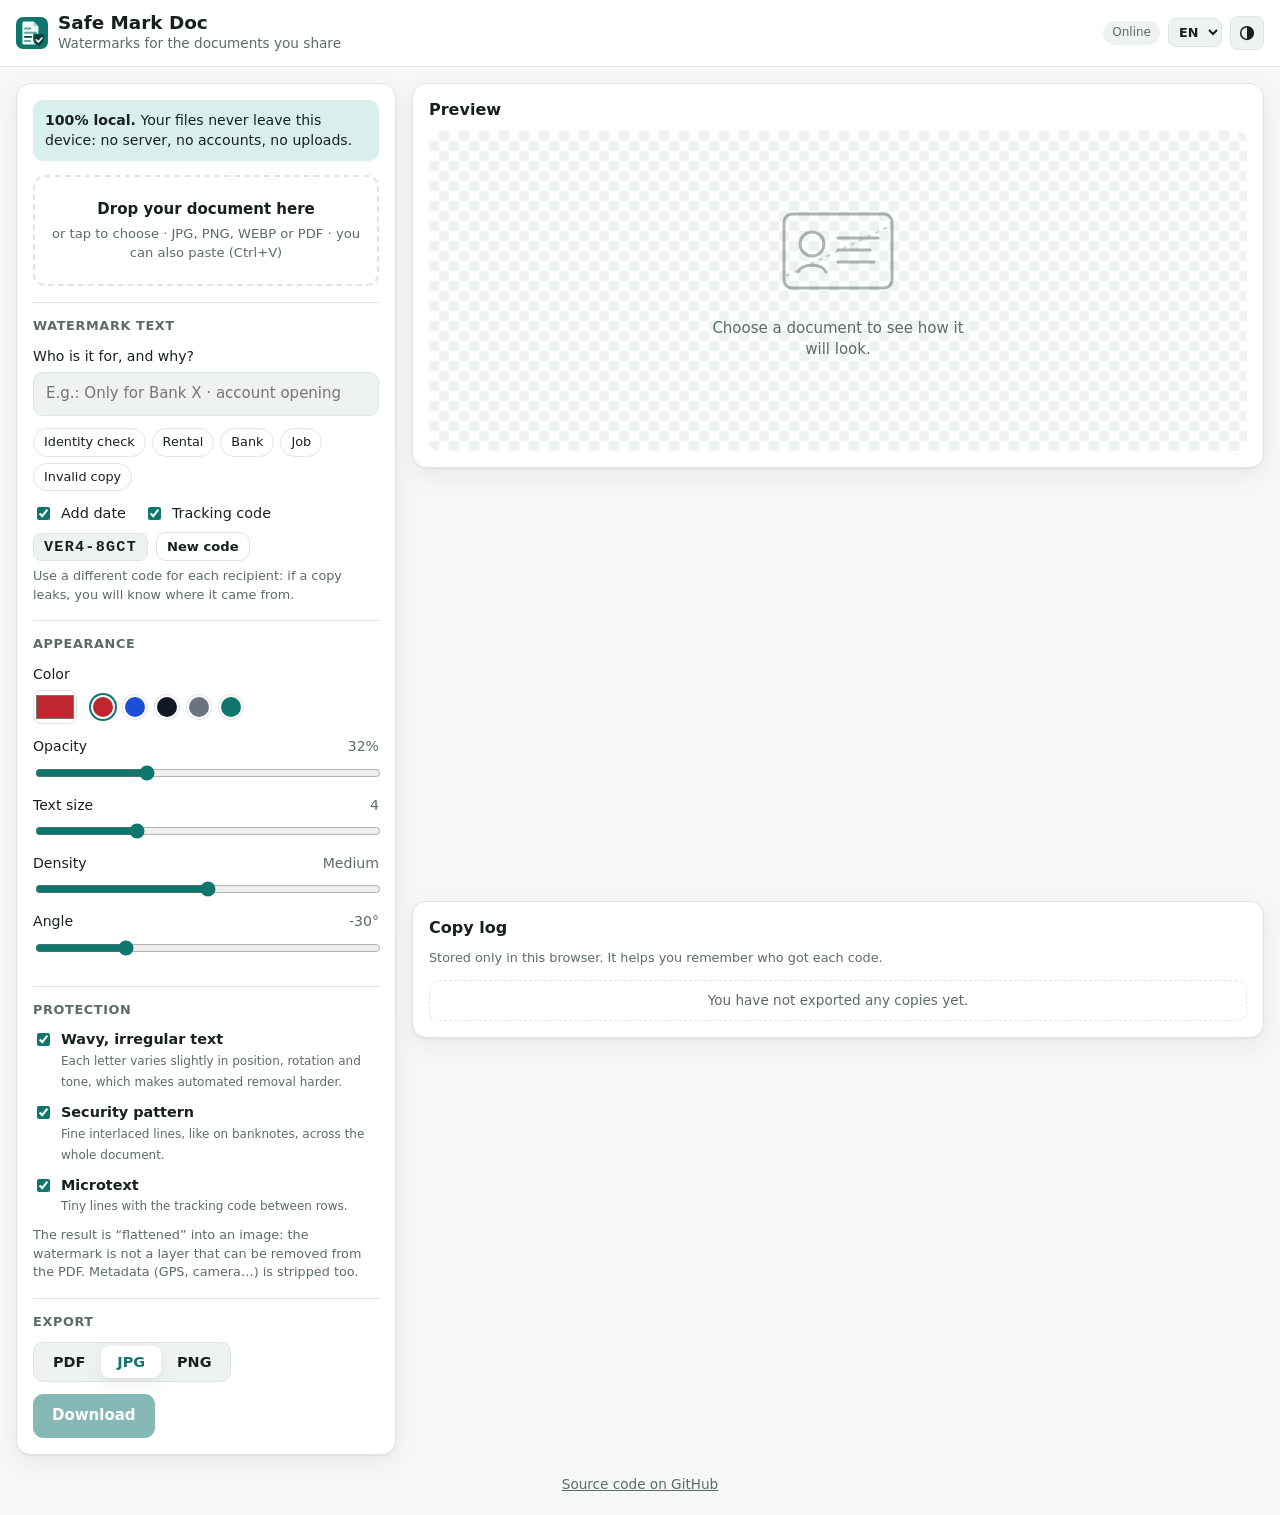
<file: index.html>
<!doctype html>
<html lang="es">
<head>
  <meta charset="utf-8">
  <meta name="viewport" content="width=device-width, initial-scale=1, viewport-fit=cover">
  <title>Safe Mark Doc</title>
  <meta name="description" data-i18n-attr="content:meta.description" content="Añade marcas de agua resistentes a tu DNI, contratos o facturas antes de compartirlos. Sin subir nada: todo ocurre en tu dispositivo.">
  <meta name="theme-color" content="#0f766e">
  <link rel="manifest" href="manifest.webmanifest">
  <link rel="icon" href="icons/favicon.svg" type="image/svg+xml">
  <link rel="apple-touch-icon" href="icons/apple-touch-icon.png">
  <meta name="apple-mobile-web-app-capable" content="yes">
  <meta name="apple-mobile-web-app-title" content="Safe Mark Doc">
  <script>
    // Apply saved theme and language before first paint to avoid a flash.
    try {
      const prefs = JSON.parse(localStorage.getItem('ms-ui-v1') || '{}');
      if (prefs.theme === 'light' || prefs.theme === 'dark') document.documentElement.dataset.theme = prefs.theme;
      if (prefs.lang) document.documentElement.lang = prefs.lang;
    } catch {}
  </script>
  <link rel="stylesheet" href="styles.css">
  <script type="module" src="app.js"></script>
</head>
<body>
  <header class="topbar">
    <div class="brand">
      <img src="icons/favicon.svg" alt="" width="32" height="32">
      <div>
        <h1>Safe Mark Doc</h1>
        <p data-i18n="app.tagline">Marcas de agua para documentos que compartes</p>
      </div>
    </div>
    <div class="topbar-actions">
      <span id="net-status" class="pill" data-i18n-attr="title:top.netTitle"></span>
      <label class="lang-select">
        <span class="visually-hidden" data-i18n="top.language">Idioma</span>
        <select id="lang-select">
          <option value="es">ES</option>
          <option value="en">EN</option>
        </select>
      </label>
      <button type="button" id="theme-btn" class="icon-btn">
        <svg class="i-auto" viewBox="0 0 24 24" aria-hidden="true"><circle cx="12" cy="12" r="8.5" fill="none" stroke="currentColor" stroke-width="2"/><path d="M12 3.5a8.5 8.5 0 0 1 0 17z" fill="currentColor"/></svg>
        <svg class="i-light" viewBox="0 0 24 24" aria-hidden="true"><circle cx="12" cy="12" r="4.5" fill="none" stroke="currentColor" stroke-width="2"/><path d="M12 2v2.5M12 19.5V22M2 12h2.5M19.5 12H22M4.9 4.9l1.8 1.8M17.3 17.3l1.8 1.8M4.9 19.1l1.8-1.8M17.3 6.7l1.8-1.8" stroke="currentColor" stroke-width="2" stroke-linecap="round"/></svg>
        <svg class="i-dark" viewBox="0 0 24 24" aria-hidden="true"><path d="M20 14.5A8.5 8.5 0 0 1 9.5 4a8.5 8.5 0 1 0 10.5 10.5z" fill="none" stroke="currentColor" stroke-width="2" stroke-linejoin="round"/></svg>
      </button>
      <button id="install-btn" class="btn ghost" hidden data-i18n="top.install">Instalar app</button>
    </div>
  </header>

  <main class="layout">
    <section class="panel controls" data-i18n-attr="aria-label:controls.aria">
      <div class="privacy" data-i18n-html="privacy">
        <strong>100&nbsp;% local.</strong> Tus archivos nunca salen de este dispositivo: no hay servidor, ni cuentas, ni subidas.
      </div>

      <label class="dropzone" id="dropzone">
        <input id="file-input" type="file" accept="image/*,application/pdf" multiple>
        <span class="dz-title" data-i18n="drop.title">Arrastra aquí tu documento</span>
        <span class="dz-sub" data-i18n="drop.sub">o pulsa para elegir · JPG, PNG, WEBP o PDF · también puedes pegar (Ctrl+V)</span>
      </label>

      <fieldset>
        <legend data-i18n="text.legend">Texto de la marca</legend>
        <label class="field">
          <span data-i18n="text.label">¿Para quién y para qué?</span>
          <input id="wm-text" type="text" maxlength="120" data-i18n-attr="placeholder:text.placeholder" placeholder="Ej.: Solo para Banco X · apertura de cuenta">
        </label>
        <div class="chips" id="presets" data-i18n-attr="aria-label:presets.aria">
          <button type="button" class="chip" data-preset="identity" data-i18n="preset.identity.label">Verificación de identidad</button>
          <button type="button" class="chip" data-preset="rental" data-i18n="preset.rental.label">Alquiler</button>
          <button type="button" class="chip" data-preset="bank" data-i18n="preset.bank.label">Banco</button>
          <button type="button" class="chip" data-preset="job" data-i18n="preset.job.label">Empleo</button>
          <button type="button" class="chip" data-preset="copy" data-i18n="preset.copy.label">Copia no válida</button>
        </div>
        <div class="toggles">
          <label class="check"><input id="opt-date" type="checkbox" checked> <span data-i18n="opt.date">Añadir fecha</span></label>
          <label class="check"><input id="opt-trace" type="checkbox" checked> <span data-i18n="opt.trace">Código de rastreo</span></label>
        </div>
        <div class="trace-row" id="trace-row">
          <code id="trace-code" data-i18n-attr="title:trace.title"></code>
          <button type="button" class="btn small ghost" id="trace-regen" data-i18n="trace.regen">Nuevo código</button>
        </div>
        <p class="hint" data-i18n="trace.hint">Usa un código distinto para cada destinatario: si aparece una copia filtrada sabrás de dónde salió.</p>
      </fieldset>

      <fieldset>
        <legend data-i18n="look.legend">Aspecto</legend>
        <div class="row">
          <label class="field color">
            <span data-i18n="look.color">Color</span>
            <input id="wm-color" type="color" value="#c0262d">
          </label>
          <div class="swatches" id="swatches">
            <button type="button" style="--c:#c0262d" data-color="#c0262d" data-i18n-attr="aria-label:color.red"></button>
            <button type="button" style="--c:#1d4ed8" data-color="#1d4ed8" data-i18n-attr="aria-label:color.blue"></button>
            <button type="button" style="--c:#111827" data-color="#111827" data-i18n-attr="aria-label:color.black"></button>
            <button type="button" style="--c:#6b7280" data-color="#6b7280" data-i18n-attr="aria-label:color.gray"></button>
            <button type="button" style="--c:#0f766e" data-color="#0f766e" data-i18n-attr="aria-label:color.green"></button>
          </div>
        </div>
        <label class="field range">
          <span><span data-i18n="look.opacity">Opacidad</span> <output id="out-opacity"></output></span>
          <input id="wm-opacity" type="range" min="10" max="80" value="32">
        </label>
        <label class="field range">
          <span><span data-i18n="look.size">Tamaño del texto</span> <output id="out-size"></output></span>
          <input id="wm-size" type="range" min="2" max="9" step="0.5" value="4">
        </label>
        <label class="field range">
          <span><span data-i18n="look.density">Densidad</span> <output id="out-density"></output></span>
          <input id="wm-density" type="range" min="1" max="5" value="3">
        </label>
        <label class="field range">
          <span><span data-i18n="look.angle">Ángulo</span> <output id="out-angle"></output></span>
          <input id="wm-angle" type="range" min="-60" max="60" value="-30">
        </label>
      </fieldset>

      <fieldset>
        <legend data-i18n="protect.legend">Protección</legend>
        <label class="check block">
          <input id="opt-wave" type="checkbox" checked>
          <span data-i18n-html="protect.wave"></span>
        </label>
        <label class="check block">
          <input id="opt-guilloche" type="checkbox" checked>
          <span data-i18n-html="protect.guilloche"></span>
        </label>
        <label class="check block">
          <input id="opt-micro" type="checkbox" checked>
          <span data-i18n-html="protect.micro"></span>
        </label>
        <p class="hint" data-i18n="protect.hint"></p>
      </fieldset>

      <fieldset>
        <legend data-i18n="export.legend">Exportar</legend>
        <div class="segmented" id="format" role="radiogroup" data-i18n-attr="aria-label:export.format">
          <label><input type="radio" name="format" value="pdf"> PDF</label>
          <label><input type="radio" name="format" value="jpeg" checked> JPG</label>
          <label><input type="radio" name="format" value="png"> PNG</label>
        </div>
        <div class="actions">
          <button type="button" class="btn primary" id="download-btn" disabled data-i18n="export.download">Descargar</button>
          <button type="button" class="btn" id="share-btn" disabled hidden data-i18n="export.share">Compartir…</button>
        </div>
      </fieldset>
    </section>

    <section class="panel preview" data-i18n-attr="aria-label:preview.aria">
      <div class="preview-head">
        <h2 data-i18n="preview.title">Vista previa</h2>
        <div class="pager" id="pager" hidden>
          <button type="button" class="btn small ghost" id="prev-page" data-i18n-attr="aria-label:preview.prev">‹</button>
          <span id="page-label"></span>
          <button type="button" class="btn small ghost" id="next-page" data-i18n-attr="aria-label:preview.next">›</button>
        </div>
        <button type="button" class="btn small ghost" id="clear-btn" hidden data-i18n="preview.clear">Quitar</button>
      </div>
      <div class="redact-bar" id="redact-bar" hidden>
        <span class="redact-label" data-i18n="redact.label">Ocultar datos</span>
        <div class="segmented compact" id="redact-mode" role="radiogroup" data-i18n-attr="aria-label:redact.aria">
          <label data-i18n-attr="title:redact.none.title"><input type="radio" name="redact" value="none" checked> <span data-i18n="redact.none">Ver</span></label>
          <label data-i18n-attr="title:redact.box.title"><input type="radio" name="redact" value="box"> <span data-i18n="redact.box">Tapar</span></label>
          <label data-i18n-attr="title:redact.blur.title"><input type="radio" name="redact" value="blur"> <span data-i18n="redact.blur">Desenfocar</span></label>
          <label data-i18n-attr="title:redact.pixelate.title"><input type="radio" name="redact" value="pixelate"> <span data-i18n="redact.pixelate">Pixelar</span></label>
        </div>
        <div class="redact-actions">
          <button type="button" class="btn small ghost" id="redact-undo" disabled data-i18n="redact.undo">Deshacer</button>
          <button type="button" class="btn small ghost danger" id="redact-delete" disabled data-i18n="redact.delete">Eliminar zona</button>
        </div>
      </div>
      <p class="hint redact-hint" id="redact-hint" hidden></p>
      <div class="stage" id="stage">
        <div class="empty" id="empty">
          <svg viewBox="0 0 120 90" aria-hidden="true"><rect x="6" y="8" width="108" height="74" rx="8" fill="none" stroke="currentColor" stroke-width="3"/><circle cx="34" cy="38" r="12" fill="none" stroke="currentColor" stroke-width="3"/><path d="M20 66c4-9 24-9 28 0M60 32h40M60 44h32M60 56h36" stroke="currentColor" stroke-width="3" stroke-linecap="round" fill="none"/><path d="M8 70 112 20" stroke="currentColor" stroke-width="2" stroke-dasharray="4 5" opacity=".6"/></svg>
          <p data-i18n="preview.empty">Elige un documento para ver aquí cómo quedará.</p>
        </div>
        <canvas id="preview-canvas" hidden></canvas>
        <div class="busy" id="busy" hidden><span class="spinner"></span><span id="busy-label" data-i18n="busy.default">Procesando…</span></div>
      </div>
    </section>

    <section class="panel log" data-i18n-attr="aria-label:log.aria">
      <div class="preview-head">
        <h2 data-i18n="log.title">Registro de copias</h2>
        <button type="button" class="btn small ghost" id="log-clear" hidden data-i18n="log.clear">Borrar registro</button>
      </div>
      <p class="hint" data-i18n="log.hint">Se guarda solo en este navegador. Te ayuda a saber a quién diste cada código.</p>
      <ul id="log-list" class="log-list"></ul>
    </section>
  </main>

  <footer class="site-footer">
    <a href="https://github.com/kijart/safe-mark-doc" target="_blank" rel="noopener noreferrer" data-i18n="footer.source">Código fuente en GitHub</a>
  </footer>

  <div id="toast" class="toast" role="status" aria-live="polite"></div>
</body>
</html>
</file>
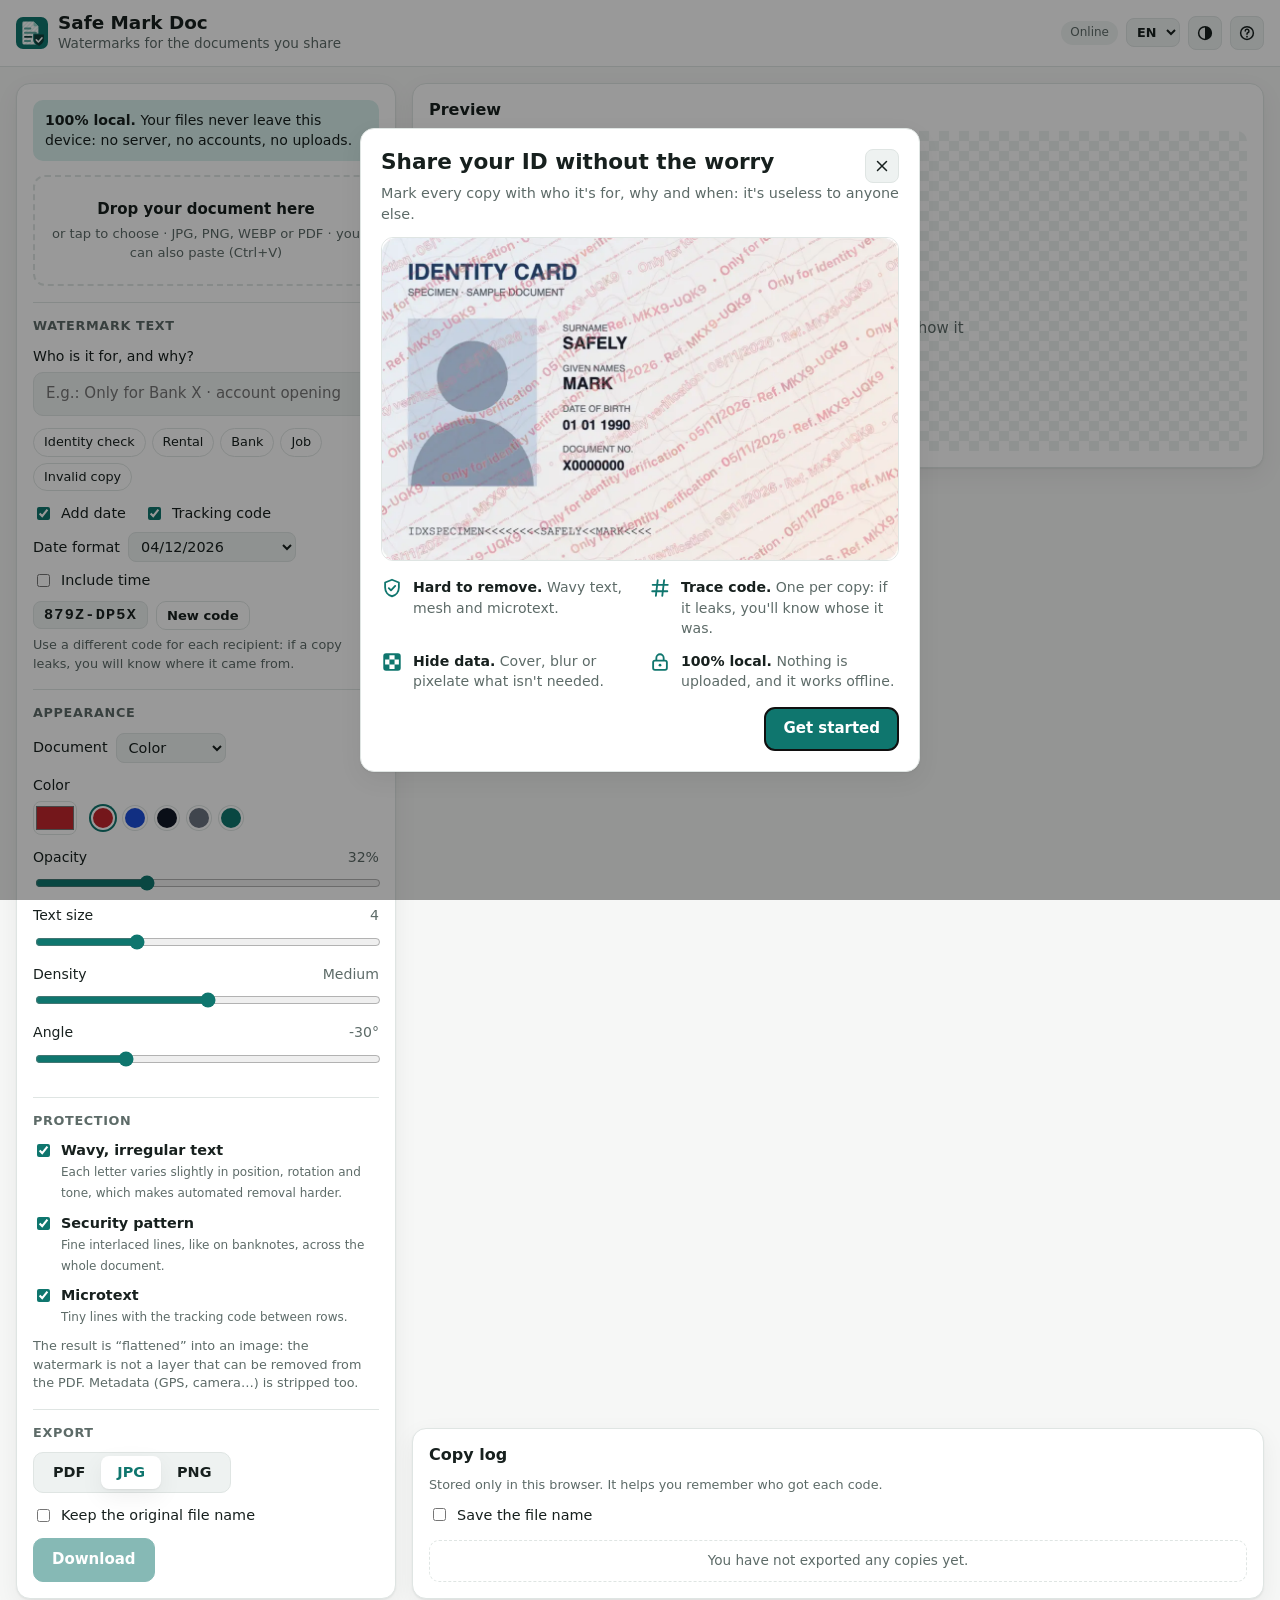
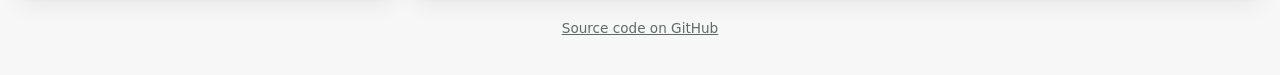
<file: src/index.html>
<!doctype html>
<html lang="en">
<head>
  <meta charset="utf-8">
  <meta http-equiv="Content-Security-Policy" content="default-src 'self'; script-src 'self' 'sha256-SOkTy9/9OgmfgG5jYBqHfkcarbmCTaWzUJ3GbNUOKh4='; style-src 'self'; img-src 'self' blob: data:; font-src 'self' blob: data:; worker-src 'self' blob:; connect-src 'self'; manifest-src 'self'; object-src 'none'; base-uri 'self'; form-action 'self'">
  <meta name="viewport" content="width=device-width, initial-scale=1, viewport-fit=cover">
  <title data-i18n="meta.title">Safe Mark Doc · Watermark your ID before sharing it</title>
  <meta name="description" data-i18n-attr="content:meta.description" content="Add tamper-resistant watermarks to your ID, contracts or invoices before sharing them. Nothing is uploaded: everything happens on your device.">
  <!-- Search engines and link previews. Absolute URLs point to GitHub Pages, also in self-hosted copies; the canonical link is added by app.js. -->
  <link rel="alternate" hreflang="en" href="https://kijart.github.io/safe-mark-doc/?lang=en">
  <link rel="alternate" hreflang="es" href="https://kijart.github.io/safe-mark-doc/?lang=es">
  <link rel="alternate" hreflang="x-default" href="https://kijart.github.io/safe-mark-doc/">
  <meta property="og:type" content="website">
  <meta property="og:site_name" content="Safe Mark Doc">
  <meta property="og:title" content="Safe Mark Doc · Watermark your ID before sharing it">
  <meta property="og:description" content="Add tamper-resistant watermarks to your ID, contracts or invoices before sharing them. Nothing is uploaded: everything happens on your device.">
  <meta property="og:url" content="https://kijart.github.io/safe-mark-doc/">
  <meta property="og:image" content="https://kijart.github.io/safe-mark-doc/screenshots/social.png">
  <meta property="og:image:width" content="1200">
  <meta property="og:image:height" content="630">
  <meta property="og:image:alt" content="A sample ID card with a watermark that says who the copy is for, the date and a trace code">
  <meta property="og:locale" content="en_GB">
  <meta property="og:locale:alternate" content="es_ES">
  <meta name="twitter:card" content="summary_large_image">
  <script type="application/ld+json">
    {
      "@context": "https://schema.org",
      "@type": "WebApplication",
      "name": "Safe Mark Doc",
      "url": "https://kijart.github.io/safe-mark-doc/",
      "description": "Add tamper-resistant watermarks to ID cards, passports, contracts or invoices before sharing them. Everything runs in the browser: nothing is uploaded.",
      "applicationCategory": "UtilitiesApplication",
      "operatingSystem": "Any",
      "browserRequirements": "Requires a modern browser with JavaScript",
      "inLanguage": ["en", "es"],
      "isAccessibleForFree": true,
      "offers": { "@type": "Offer", "price": "0", "priceCurrency": "EUR" },
      "image": "https://kijart.github.io/safe-mark-doc/screenshots/social.png",
      "screenshot": "https://kijart.github.io/safe-mark-doc/screenshots/wide.png"
    }
  </script>
  <meta name="theme-color" content="#0f766e">
  <link rel="manifest" href="manifest.webmanifest">
  <link rel="icon" href="icons/favicon.svg" type="image/svg+xml">
  <link rel="apple-touch-icon" href="icons/apple-touch-icon.png">
  <meta name="apple-mobile-web-app-capable" content="yes">
  <meta name="apple-mobile-web-app-title" content="Safe Mark Doc">
  <script>
    // Apply saved theme and language before first paint to avoid a flash.
    try {
      const prefs = JSON.parse(localStorage.getItem('ms-ui-v1') || '{}');
      if (prefs.theme === 'light' || prefs.theme === 'dark') document.documentElement.dataset.theme = prefs.theme;
      if (prefs.lang) document.documentElement.lang = prefs.lang;
    } catch {}
  </script>
  <link rel="stylesheet" href="css/styles.css">
  <script type="module" src="js/app.js"></script>
</head>
<body>
  <header class="o-topbar">
    <div class="m-brand">
      <img src="icons/favicon.svg" alt="" width="32" height="32">
      <div>
        <h1>Safe Mark Doc</h1>
        <p data-i18n="app.tagline">Watermarks for the documents you share</p>
      </div>
    </div>
    <div class="o-topbar__actions">
      <span id="net-status" class="a-pill" data-i18n-attr="title:top.netTitle"></span>
      <label class="m-lang-select">
        <span class="u-visually-hidden" data-i18n="top.language">Language</span>
        <select id="lang-select">
          <option value="es">ES</option>
          <option value="en">EN</option>
        </select>
      </label>
      <button type="button" id="theme-btn" class="a-icon-btn">
        <svg class="a-icon-btn__icon--auto" viewBox="0 0 24 24" aria-hidden="true"><circle cx="12" cy="12" r="8.5" fill="none" stroke="currentColor" stroke-width="2"/><path d="M12 3.5a8.5 8.5 0 0 1 0 17z" fill="currentColor"/></svg>
        <svg class="a-icon-btn__icon--light" viewBox="0 0 24 24" aria-hidden="true"><circle cx="12" cy="12" r="4.5" fill="none" stroke="currentColor" stroke-width="2"/><path d="M12 2v2.5M12 19.5V22M2 12h2.5M19.5 12H22M4.9 4.9l1.8 1.8M17.3 17.3l1.8 1.8M4.9 19.1l1.8-1.8M17.3 6.7l1.8-1.8" stroke="currentColor" stroke-width="2" stroke-linecap="round"/></svg>
        <svg class="a-icon-btn__icon--dark" viewBox="0 0 24 24" aria-hidden="true"><path d="M20 14.5A8.5 8.5 0 0 1 9.5 4a8.5 8.5 0 1 0 10.5 10.5z" fill="none" stroke="currentColor" stroke-width="2" stroke-linejoin="round"/></svg>
      </button>
      <button type="button" id="help-btn" class="a-icon-btn" data-i18n-attr="aria-label:top.help;title:top.help" aria-label="What does this app do?" title="What does this app do?">
        <svg viewBox="0 0 24 24" aria-hidden="true"><circle cx="12" cy="12" r="8.5" fill="none" stroke="currentColor" stroke-width="2"/><path d="M9.6 9.4a2.5 2.5 0 1 1 3.4 2.3c-.6.3-1 .8-1 1.5v.6" fill="none" stroke="currentColor" stroke-width="2" stroke-linecap="round"/><circle cx="12" cy="16.9" r="1.2" fill="currentColor"/></svg>
      </button>
      <button id="install-btn" class="a-btn a-btn--ghost" hidden data-i18n="top.install">Install app</button>
    </div>
  </header>

  <div id="update-bar" class="o-update-bar" role="status" hidden>
    <span data-i18n="update.available">A new version is available.</span>
    <button type="button" id="update-btn" class="a-btn a-btn--small a-btn--primary" data-i18n="update.reload">Update</button>
  </div>

  <main class="t-layout">
    <section class="o-panel t-layout__controls" data-i18n-attr="aria-label:controls.aria">
      <div class="a-privacy" data-i18n-html="privacy">
        <strong>100% local.</strong> Your files never leave this device: no server, no accounts, no uploads.
      </div>

      <label class="m-dropzone" id="dropzone">
        <input id="file-input" type="file" accept="image/*,application/pdf" multiple>
        <span class="m-dropzone__title" data-i18n="drop.title">Drop your document here</span>
        <span class="m-dropzone__sub" data-i18n="drop.sub">or tap to choose · JPG, PNG, WEBP or PDF · you can also paste (Ctrl+V)</span>
      </label>

      <fieldset>
        <legend data-i18n="text.legend">Watermark text</legend>
        <label class="m-field">
          <span data-i18n="text.label">Who is it for, and why?</span>
          <input id="wm-text" type="text" maxlength="120" data-i18n-attr="placeholder:text.placeholder" placeholder="E.g.: Only for Bank X · account opening">
        </label>
        <div class="m-chips" id="presets" data-i18n-attr="aria-label:presets.aria">
          <button type="button" class="a-chip" data-preset="identity" data-i18n="preset.identity.label">Identity check</button>
          <button type="button" class="a-chip" data-preset="rental" data-i18n="preset.rental.label">Rental</button>
          <button type="button" class="a-chip" data-preset="bank" data-i18n="preset.bank.label">Bank</button>
          <button type="button" class="a-chip" data-preset="job" data-i18n="preset.job.label">Job</button>
          <button type="button" class="a-chip" data-preset="copy" data-i18n="preset.copy.label">Invalid copy</button>
        </div>
        <div class="m-toggles">
          <label class="m-check"><input id="opt-date" type="checkbox" checked> <span data-i18n="opt.date">Add date</span></label>
          <label class="m-check"><input id="opt-trace" type="checkbox" checked> <span data-i18n="opt.trace">Tracking code</span></label>
        </div>
        <div class="m-date-row" id="date-row">
          <label class="m-inline-field">
            <span data-i18n="date.format">Date format</span>
            <select id="date-format" class="a-select">
              <option value="numeric">05/11/2026</option>
              <option value="iso">2026-11-05</option>
              <option value="short">5 Nov 2026</option>
              <option value="long">5 November 2026</option>
            </select>
          </label>
          <label class="m-check"><input id="opt-time" type="checkbox"> <span data-i18n="opt.time">Include time</span></label>
        </div>
        <div class="m-trace-row" id="trace-row">
          <code id="trace-code" data-i18n-attr="title:trace.title"></code>
          <button type="button" class="a-btn a-btn--small a-btn--ghost" id="trace-regen" data-i18n="trace.regen">New code</button>
        </div>
        <p class="a-hint" data-i18n="trace.hint">Use a different code for each recipient: if a copy leaks, you will know where it came from.</p>
      </fieldset>

      <fieldset>
        <legend data-i18n="look.legend">Appearance</legend>
        <label class="m-inline-field m-tone">
          <span data-i18n="look.tone">Document</span>
          <select id="doc-tone" class="a-select">
            <option value="color" data-i18n="tone.color">Color</option>
            <option value="gray" data-i18n="tone.gray">Grayscale</option>
          </select>
        </label>
        <div class="m-row">
          <label class="m-field m-field--color">
            <span data-i18n="look.color">Color</span>
            <input id="wm-color" type="color" value="#c0262d">
          </label>
          <div class="m-swatches" id="swatches">
            <button type="button" data-color="#c0262d" data-i18n-attr="aria-label:color.red"></button>
            <button type="button" data-color="#1d4ed8" data-i18n-attr="aria-label:color.blue"></button>
            <button type="button" data-color="#111827" data-i18n-attr="aria-label:color.black"></button>
            <button type="button" data-color="#6b7280" data-i18n-attr="aria-label:color.gray"></button>
            <button type="button" data-color="#0f766e" data-i18n-attr="aria-label:color.green"></button>
          </div>
        </div>
        <label class="m-field m-field--range">
          <span><span data-i18n="look.opacity">Opacity</span> <output id="out-opacity"></output></span>
          <input id="wm-opacity" type="range" min="10" max="80" value="32">
        </label>
        <label class="m-field m-field--range">
          <span><span data-i18n="look.size">Text size</span> <output id="out-size"></output></span>
          <input id="wm-size" type="range" min="2" max="9" step="0.5" value="4">
        </label>
        <label class="m-field m-field--range">
          <span><span data-i18n="look.density">Density</span> <output id="out-density"></output></span>
          <input id="wm-density" type="range" min="1" max="5" value="3">
        </label>
        <label class="m-field m-field--range">
          <span><span data-i18n="look.angle">Angle</span> <output id="out-angle"></output></span>
          <input id="wm-angle" type="range" min="-60" max="60" value="-30">
        </label>
      </fieldset>

      <fieldset>
        <legend data-i18n="protect.legend">Protection</legend>
        <label class="m-check m-check--block">
          <input id="opt-wave" type="checkbox" checked>
          <span data-i18n-html="protect.wave"></span>
        </label>
        <label class="m-check m-check--block">
          <input id="opt-guilloche" type="checkbox" checked>
          <span data-i18n-html="protect.guilloche"></span>
        </label>
        <label class="m-check m-check--block">
          <input id="opt-micro" type="checkbox" checked>
          <span data-i18n-html="protect.micro"></span>
        </label>
        <p class="a-hint" data-i18n="protect.hint"></p>
      </fieldset>

      <fieldset>
        <legend data-i18n="export.legend">Export</legend>
        <div class="m-segmented" id="format" role="radiogroup" data-i18n-attr="aria-label:export.format">
          <label><input type="radio" name="format" value="pdf"> PDF</label>
          <label><input type="radio" name="format" value="jpeg" checked> JPG</label>
          <label><input type="radio" name="format" value="png"> PNG</label>
        </div>
        <label class="m-check m-check--export"><input id="export-keep-name" type="checkbox"> <span data-i18n="export.keepName">Keep the original file name</span></label>
        <div class="m-actions">
          <button type="button" class="a-btn a-btn--primary" id="download-btn" disabled data-i18n="export.download">Download</button>
          <button type="button" class="a-btn" id="share-btn" disabled hidden data-i18n="export.share">Share…</button>
        </div>
      </fieldset>
    </section>

    <section class="o-panel t-layout__preview" data-i18n-attr="aria-label:preview.aria">
      <div class="o-panel__head">
        <h2 data-i18n="preview.title">Preview</h2>
        <div class="m-pager" id="pager" hidden>
          <button type="button" class="a-btn a-btn--small a-btn--ghost" id="prev-page" data-i18n-attr="aria-label:preview.prev">‹</button>
          <span id="page-label" aria-live="polite"></span>
          <button type="button" class="a-btn a-btn--small a-btn--ghost" id="next-page" data-i18n-attr="aria-label:preview.next">›</button>
        </div>
        <button type="button" class="a-btn a-btn--small a-btn--ghost" id="clear-btn" hidden data-i18n="preview.clear">Remove</button>
      </div>
      <div class="o-redact-bar" id="redact-bar" hidden>
        <span class="o-redact-bar__label" data-i18n="redact.label">Hide data</span>
        <div class="m-segmented m-segmented--compact" id="redact-mode" role="radiogroup" data-i18n-attr="aria-label:redact.aria">
          <label data-i18n-attr="title:redact.none.title"><input type="radio" name="redact" value="none" checked> <span data-i18n="redact.none">View</span></label>
          <label data-i18n-attr="title:redact.box.title"><input type="radio" name="redact" value="box"> <span data-i18n="redact.box">Cover</span></label>
          <label data-i18n-attr="title:redact.blur.title"><input type="radio" name="redact" value="blur"> <span data-i18n="redact.blur">Blur</span></label>
          <label data-i18n-attr="title:redact.pixelate.title"><input type="radio" name="redact" value="pixelate"> <span data-i18n="redact.pixelate">Pixelate</span></label>
        </div>
        <div class="o-redact-bar__actions">
          <button type="button" class="a-btn a-btn--small a-btn--ghost" id="redact-undo" disabled data-i18n="redact.undo">Undo</button>
          <button type="button" class="a-btn a-btn--small a-btn--ghost a-btn--danger" id="redact-delete" disabled data-i18n="redact.delete">Delete area</button>
        </div>
      </div>
      <p class="a-hint a-hint--redact" id="redact-hint" aria-live="polite" hidden></p>
      <p class="a-hint a-hint--redact a-hint--keys" id="redact-keys" data-i18n="redact.keys"></p>
      <div class="o-stage" id="stage">
        <div class="m-empty" id="empty">
          <svg viewBox="0 0 120 90" aria-hidden="true"><rect x="6" y="8" width="108" height="74" rx="8" fill="none" stroke="currentColor" stroke-width="3"/><circle cx="34" cy="38" r="12" fill="none" stroke="currentColor" stroke-width="3"/><path d="M20 66c4-9 24-9 28 0M60 32h40M60 44h32M60 56h36" stroke="currentColor" stroke-width="3" stroke-linecap="round" fill="none"/><path d="M8 70 112 20" stroke="currentColor" stroke-width="2" stroke-dasharray="4 5" opacity=".6"/></svg>
          <p data-i18n="preview.empty">Choose a document to see how it will look.</p>
        </div>
        <canvas id="preview-canvas" tabindex="0" role="application" aria-describedby="redact-hint redact-keys" data-i18n-attr="aria-label:redact.canvas" hidden></canvas>
        <div class="m-busy" id="busy" hidden><span class="a-spinner"></span><span id="busy-label" data-i18n="busy.default">Processing…</span></div>
      </div>
    </section>

    <section class="o-panel t-layout__log" data-i18n-attr="aria-label:log.aria">
      <div class="o-panel__head">
        <h2 data-i18n="log.title">Copy log</h2>
        <button type="button" class="a-btn a-btn--small a-btn--ghost" id="log-clear" hidden data-i18n="log.clear">Clear log</button>
      </div>
      <p class="a-hint" data-i18n="log.hint">Stored only in this browser. It helps you remember who got each code.</p>
      <label class="m-check m-check--log"><input id="log-keep-name" type="checkbox"> <span data-i18n="log.keepName">Save the file name</span></label>
      <ul id="log-list" class="o-log-list"></ul>
    </section>
  </main>

  <footer class="o-site-footer">
    <a href="https://github.com/kijart/safe-mark-doc" target="_blank" rel="noopener noreferrer" data-i18n="footer.source">Source code on GitHub</a>
    <span id="app-version" class="o-site-footer__version" hidden></span>
  </footer>

  <dialog id="password-dialog" class="o-dialog" aria-labelledby="password-title" aria-describedby="password-message">
    <form id="password-form" method="dialog">
      <h2 id="password-title" data-i18n="password.title">Protected PDF</h2>
      <p id="password-message" class="o-dialog__message"></p>
      <input id="password-input" type="password" autocomplete="off" required data-i18n-attr="aria-label:password.label">
      <div class="m-actions o-dialog__actions">
        <button type="button" id="password-cancel" class="a-btn" data-i18n="password.cancel">Cancel</button>
        <button type="submit" class="a-btn a-btn--primary" data-i18n="password.open">Open</button>
      </div>
    </form>
  </dialog>

  <!-- Shown once to first-time visitors; the "?" button in the top bar opens it again. -->
  <dialog id="welcome-dialog" class="o-dialog o-welcome" aria-labelledby="welcome-title" aria-describedby="welcome-lead">
    <form method="dialog">
      <button type="submit" id="welcome-close" class="a-icon-btn o-welcome__close" value="close" data-i18n-attr="aria-label:welcome.close" aria-label="Close">
        <svg viewBox="0 0 24 24" aria-hidden="true"><path d="M6 6l12 12M18 6L6 18" fill="none" stroke="currentColor" stroke-width="2" stroke-linecap="round"/></svg>
      </button>
      <h2 id="welcome-title" data-i18n="welcome.title">Share your ID without the worry</h2>
      <p id="welcome-lead" class="o-dialog__message" data-i18n="welcome.lead">Mark every copy with who it's for, why and when: it's useless to anyone else.</p>
      <!-- Decorative: the texts carry the meaning. -->
      <img class="o-welcome__hero" src="img/welcome.webp" width="1040" height="652" alt="">
      <ul class="o-welcome__tiles">
        <li>
          <svg viewBox="0 0 24 24" aria-hidden="true"><path d="M12 3l7.5 3v5.5c0 4.6-3.2 8.4-7.5 9.5-4.3-1.1-7.5-4.9-7.5-9.5V6z" fill="none" stroke="currentColor" stroke-width="2" stroke-linejoin="round"/><path d="M8.5 12.2l2.4 2.4 4.6-4.8" fill="none" stroke="currentColor" stroke-width="2" stroke-linecap="round" stroke-linejoin="round"/></svg>
          <p><strong data-i18n="welcome.protect.title">Hard to remove.</strong> <span data-i18n="welcome.protect.text">Wavy text, mesh and microtext.</span></p>
        </li>
        <li>
          <svg viewBox="0 0 24 24" aria-hidden="true"><path d="M9.5 3.5L7.5 20.5M16.5 3.5l-2 17M4 8.5h16.5M3.5 15.5H20" fill="none" stroke="currentColor" stroke-width="2" stroke-linecap="round"/></svg>
          <p><strong data-i18n="welcome.trace.title">Trace code.</strong> <span data-i18n="welcome.trace.text">One per copy: if it leaks, you'll know whose it was.</span></p>
        </li>
        <li>
          <svg viewBox="0 0 24 24" aria-hidden="true"><rect x="3.5" y="3.5" width="17" height="17" rx="2" fill="none" stroke="currentColor" stroke-width="2"/><path d="M3.5 3.5h5.7v5.7H3.5zM14.8 3.5h5.7v5.7h-5.7zM9.2 9.2h5.6v5.6H9.2zM3.5 14.8h5.7v5.7H3.5zM14.8 14.8h5.7v5.7h-5.7z" fill="currentColor"/></svg>
          <p><strong data-i18n="welcome.redact.title">Hide data.</strong> <span data-i18n="welcome.redact.text">Cover, blur or pixelate what isn't needed.</span></p>
        </li>
        <li>
          <svg viewBox="0 0 24 24" aria-hidden="true"><rect x="4.5" y="10.5" width="15" height="10" rx="2" fill="none" stroke="currentColor" stroke-width="2"/><path d="M8 10.5V7.5a4 4 0 0 1 8 0v3" fill="none" stroke="currentColor" stroke-width="2"/><circle cx="12" cy="15.5" r="1.5" fill="currentColor"/></svg>
          <p><strong data-i18n="welcome.local.title">100% local.</strong> <span data-i18n="welcome.local.text">Nothing is uploaded, and it works offline.</span></p>
        </li>
      </ul>
      <div class="m-actions o-dialog__actions">
        <button type="submit" id="welcome-start" class="a-btn a-btn--primary" value="start" data-i18n="welcome.start">Get started</button>
      </div>
    </form>
  </dialog>

  <div id="toast" class="o-toast" aria-hidden="true"></div>
  <p id="announce-status" class="u-visually-hidden" role="status"></p>
  <p id="announce-alert" class="u-visually-hidden" role="alert"></p>
</body>
</html>
</file>
<file: styles.css>
:root {
  --bg: #f6f7f6;
  --surface: #ffffff;
  --surface-2: #eef2f1;
  --text: #17201e;
  --muted: #5d6b68;
  --border: #dfe5e3;
  --accent: #0f766e;
  --accent-strong: #0b5f58;
  --accent-soft: #d8efec;
  --on-accent: #ffffff;
  --danger: #b42318;
  --shadow: 0 1px 2px rgb(16 24 22 / 6%), 0 8px 24px rgb(16 24 22 / 6%);
  --radius: 14px;
  color-scheme: light;
}

/* Dark tokens: used in automatic mode when the OS prefers dark, or when forced with data-theme="dark". */
@media (prefers-color-scheme: dark) {
  :root:not([data-theme="light"]) {
    --bg: #0e1413;
    --surface: #161e1c;
    --surface-2: #1e2826;
    --text: #e7eeec;
    --muted: #97a6a2;
    --border: #2a3532;
    --accent: #2bb3a4;
    --accent-strong: #4fc8ba;
    --accent-soft: #173a36;
    --on-accent: #06201d;
    --shadow: 0 1px 2px rgb(0 0 0 / 30%), 0 8px 24px rgb(0 0 0 / 25%);
    color-scheme: dark;

  }
}

:root[data-theme="dark"] {
  --bg: #0e1413;
  --surface: #161e1c;
  --surface-2: #1e2826;
  --text: #e7eeec;
  --muted: #97a6a2;
  --border: #2a3532;
  --accent: #2bb3a4;
  --accent-strong: #4fc8ba;
  --accent-soft: #173a36;
  --on-accent: #06201d;
  --shadow: 0 1px 2px rgb(0 0 0 / 30%), 0 8px 24px rgb(0 0 0 / 25%);
  color-scheme: dark;

}

* { box-sizing: border-box; }

/* `hidden` must always win over component display rules (e.g. `.stage canvas { display: block }`). */
[hidden] { display: none !important; }

html, body { margin: 0; }

body {
  background: var(--bg);
  color: var(--text);
  font: 15px/1.45 system-ui, -apple-system, "Segoe UI", Roboto, sans-serif;
  min-height: 100dvh;
}

h1, h2 { margin: 0; line-height: 1.2; }
h1 { font-size: 1.15rem; }
h2 { font-size: 1rem; }

.topbar {
  display: flex;
  align-items: center;
  justify-content: space-between;
  gap: 12px;
  padding: calc(12px + env(safe-area-inset-top)) 16px 12px;
  background: var(--surface);
  border-bottom: 1px solid var(--border);
  position: sticky;
  top: 0;
  z-index: 5;
}
.brand { display: flex; align-items: center; gap: 10px; min-width: 0; }
.brand p { margin: 0; color: var(--muted); font-size: .85rem; }
.topbar-actions { display: flex; align-items: center; gap: 8px; }

.pill {
  font-size: .75rem;
  padding: 3px 9px;
  border-radius: 999px;
  background: var(--surface-2);
  color: var(--muted);
  white-space: nowrap;
}
.pill.offline { background: #fdecc8; color: #7a4b00; }

.layout {
  display: grid;
  gap: 16px;
  padding: 16px;
  max-width: 1280px;
  margin: 0 auto;
  grid-template-columns: minmax(0, 1fr);
}
@media (min-width: 920px) {
  .layout {
    grid-template-columns: 380px minmax(0, 1fr);
    grid-template-areas: "controls preview" "controls log";
    align-items: start;
  }
  .controls { grid-area: controls; }
  .preview { grid-area: preview; position: sticky; top: 76px; }
  .log { grid-area: log; }
}

.panel {
  background: var(--surface);
  border: 1px solid var(--border);
  border-radius: var(--radius);
  box-shadow: var(--shadow);
  padding: 16px;
  min-width: 0;
}

.privacy {
  background: var(--accent-soft);
  color: var(--text);
  border-radius: 10px;
  padding: 10px 12px;
  font-size: .88rem;
  margin-bottom: 14px;
}

.dropzone {
  display: flex;
  flex-direction: column;
  align-items: center;
  text-align: center;
  gap: 4px;
  padding: 22px 14px;
  border: 2px dashed var(--border);
  border-radius: 12px;
  cursor: pointer;
  transition: border-color .15s, background .15s;
}
.dropzone:hover, .dropzone.over { border-color: var(--accent); background: var(--accent-soft); }
.dropzone:focus-within { outline: 2px solid var(--accent); outline-offset: 2px; }
.dropzone input { position: absolute; width: 1px; height: 1px; opacity: 0; }
.dz-title { font-weight: 600; }
.dz-sub { color: var(--muted); font-size: .82rem; }

fieldset {
  border: 0;
  border-top: 1px solid var(--border);
  margin: 16px 0 0;
  padding: 14px 0 0;
  min-width: 0;
}
legend {
  font-weight: 650;
  font-size: .8rem;
  text-transform: uppercase;
  letter-spacing: .05em;
  color: var(--muted);
  padding: 0;
  float: left;
  width: 100%;
  margin-bottom: 10px;
}
legend + * { clear: both; }

.field { display: flex; flex-direction: column; gap: 6px; margin-bottom: 12px; }
.field > span { font-size: .88rem; display: flex; justify-content: space-between; }
.field output { color: var(--muted); font-variant-numeric: tabular-nums; }

input[type="text"] {
  font: inherit;
  color: inherit;
  background: var(--surface-2);
  border: 1px solid var(--border);
  border-radius: 10px;
  padding: 10px 12px;
  width: 100%;
}
input[type="text"]:focus { outline: 2px solid var(--accent); outline-offset: 1px; }
input[type="range"] { width: 100%; accent-color: var(--accent); }
input[type="checkbox"], input[type="radio"] { accent-color: var(--accent); }

.chips { display: flex; flex-wrap: wrap; gap: 6px; margin-bottom: 12px; }
.chip {
  font: inherit;
  font-size: .8rem;
  border: 1px solid var(--border);
  background: var(--surface);
  color: var(--text);
  padding: 4px 10px;
  border-radius: 999px;
  cursor: pointer;
}
.chip:hover { border-color: var(--accent); color: var(--accent); }

.toggles { display: flex; flex-wrap: wrap; gap: 6px 18px; margin-bottom: 8px; }
.check { display: inline-flex; align-items: center; gap: 8px; font-size: .9rem; cursor: pointer; }
.check.block { display: flex; align-items: flex-start; margin-bottom: 10px; }
.check.block input { margin-top: 4px; }
.check small { color: var(--muted); }

.trace-row { display: flex; align-items: center; gap: 8px; margin-bottom: 6px; }
.trace-row code {
  font: 600 .95rem ui-monospace, SFMono-Regular, Menlo, monospace;
  letter-spacing: .08em;
  background: var(--surface-2);
  border: 1px solid var(--border);
  border-radius: 8px;
  padding: 4px 10px;
}

.hint { color: var(--muted); font-size: .8rem; margin: 4px 0 0; }

.row { display: flex; align-items: flex-end; gap: 14px; margin-bottom: 12px; }
.row .field { margin-bottom: 0; }
.field.color input {
  width: 44px; height: 34px; padding: 0;
  border: 1px solid var(--border); border-radius: 8px; background: none; cursor: pointer;
}
.swatches { display: flex; gap: 8px; padding-bottom: 5px; }
.swatches button {
  width: 24px; height: 24px; border-radius: 50%;
  background: var(--c); border: 2px solid var(--surface);
  box-shadow: 0 0 0 1px var(--border); cursor: pointer; padding: 0;
}
.swatches button.active { box-shadow: 0 0 0 2px var(--accent); }

.segmented {
  display: inline-flex;
  background: var(--surface-2);
  border: 1px solid var(--border);
  border-radius: 10px;
  padding: 3px;
  margin-bottom: 12px;
}
.segmented label {
  padding: 6px 16px;
  border-radius: 8px;
  cursor: pointer;
  font-size: .9rem;
  font-weight: 550;
}
.segmented input { position: absolute; opacity: 0; pointer-events: none; }
.segmented label:has(input:checked) { background: var(--surface); box-shadow: var(--shadow); color: var(--accent); }
.segmented label:has(input:focus-visible) { outline: 2px solid var(--accent); }

.actions { display: flex; gap: 8px; flex-wrap: wrap; }

.btn {
  font: inherit;
  font-weight: 600;
  border: 1px solid var(--border);
  background: var(--surface);
  color: var(--text);
  padding: 10px 18px;
  border-radius: 10px;
  cursor: pointer;
}
.btn:hover:not(:disabled) { border-color: var(--accent); }
.btn:disabled { opacity: .5; cursor: not-allowed; }
.btn.primary { background: var(--accent); border-color: var(--accent); color: var(--on-accent); }
.btn.primary:hover:not(:disabled) { background: var(--accent-strong); }
.btn.ghost { background: transparent; }
.btn.small { padding: 4px 10px; font-size: .82rem; }
.topbar .btn { white-space: nowrap; padding: 6px 12px; font-size: .85rem; }
.preview-head { display: flex; align-items: center; gap: 12px; margin-bottom: 12px; }
.preview-head h2 { flex: 1; }
.pager { display: flex; align-items: center; gap: 6px; font-size: .85rem; color: var(--muted); }
.stage {
  position: relative;
  min-height: 320px;
  border-radius: 10px;
  background:
    repeating-conic-gradient(var(--surface-2) 0 25%, transparent 0 50%) 0 0 / 20px 20px;
  display: grid;
  grid-template-columns: minmax(0, 1fr);
  place-items: center;
  overflow: hidden;
  padding: 12px;
}
.stage canvas {
  display: block;
  max-width: 100%;
  max-height: 72vh;
  width: auto;
  height: auto;
  border-radius: 4px;
  box-shadow: var(--shadow);
}
.empty { text-align: center; color: var(--muted); max-width: 260px; }
.empty svg { width: 120px; opacity: .5; }

.busy {
  position: absolute; inset: 0;
  display: flex; align-items: center; justify-content: center; gap: 10px;
  background: color-mix(in srgb, var(--surface) 70%, transparent);
  font-weight: 600;
}
.spinner {
  width: 20px; height: 20px; border-radius: 50%;
  border: 3px solid var(--border); border-top-color: var(--accent);
  animation: spin .8s linear infinite;
}
@keyframes spin { to { transform: rotate(360deg); } }

.log-list { list-style: none; margin: 12px 0 0; padding: 0; display: grid; gap: 8px; }
.log-list li {
  display: grid;
  grid-template-columns: auto minmax(0, 1fr) auto;
  gap: 4px 12px;
  align-items: center;
  padding: 10px 12px;
  border: 1px solid var(--border);
  border-radius: 10px;
  font-size: .85rem;
}
.log-list code { font: 600 .85rem ui-monospace, Menlo, monospace; color: var(--accent); }
.log-list .meta { color: var(--muted); font-size: .78rem; grid-column: 2 / 3; }
.log-list .text { overflow: hidden; text-overflow: ellipsis; white-space: nowrap; }
.log-list .del { grid-row: 1 / 3; grid-column: 3; }
.log-list .empty-log { color: var(--muted); border-style: dashed; display: block; text-align: center; }

.toast {
  position: fixed;
  left: 50%;
  bottom: calc(20px + env(safe-area-inset-bottom));
  transform: translate(-50%, 20px);
  background: var(--text);
  color: var(--bg);
  padding: 10px 16px;
  border-radius: 10px;
  font-size: .9rem;
  opacity: 0;
  pointer-events: none;
  transition: opacity .2s, transform .2s;
  max-width: calc(100vw - 32px);
}
.toast.show { opacity: 1; transform: translate(-50%, 0); }
.toast.error { background: var(--danger); color: #fff; }

@media (max-width: 520px) {
  .brand p { display: none; }
  .topbar { flex-wrap: wrap; row-gap: 8px; }
  .brand h1 { white-space: nowrap; }
  .topbar-actions { margin-left: auto; }
  /* Only surface the connection pill when it matters. */
  .pill:not(.offline) { display: none; }
  .layout { padding: 12px; }
  .stage { min-height: 240px; }
}

.redact-bar {
  display: flex;
  flex-wrap: wrap;
  align-items: center;
  gap: 8px 12px;
  margin-bottom: 8px;
}
.redact-label { font-size: .82rem; font-weight: 650; color: var(--muted); }
.segmented.compact { margin-bottom: 0; }
.segmented.compact label { padding: 4px 11px; font-size: .84rem; }
.redact-actions { display: flex; gap: 6px; margin-left: auto; }
.btn.danger:not(:disabled) { color: var(--danger); }
.redact-hint { margin: 0 0 10px; }
.stage canvas.drawing { cursor: crosshair; touch-action: none; }
.stage canvas.can-select { cursor: pointer; }

.visually-hidden {
  position: absolute;
  width: 1px;
  height: 1px;
  overflow: hidden;
  clip-path: inset(50%);
  white-space: nowrap;
}

.lang-select select {
  font: inherit;
  font-size: .8rem;
  font-weight: 650;
  color: var(--text);
  background: var(--surface-2);
  border: 1px solid var(--border);
  border-radius: 8px;
  padding: 5px 6px;
  cursor: pointer;
}
.lang-select select:focus-visible { outline: 2px solid var(--accent); outline-offset: 1px; }

.icon-btn {
  display: inline-grid;
  place-items: center;
  width: 34px;
  height: 34px;
  padding: 0;
  border: 1px solid var(--border);
  border-radius: 8px;
  background: var(--surface-2);
  color: var(--text);
  cursor: pointer;
}
.icon-btn:hover { border-color: var(--accent); }
.icon-btn:focus-visible { outline: 2px solid var(--accent); outline-offset: 1px; }
.icon-btn svg { width: 18px; height: 18px; display: none; }
.icon-btn[data-mode="auto"] .i-auto,
.icon-btn[data-mode="light"] .i-light,
.icon-btn[data-mode="dark"] .i-dark { display: block; }

.site-footer {
  padding: 4px 16px calc(20px + env(safe-area-inset-bottom));
  text-align: center;
  font-size: .85rem;
}
.site-footer a {
  color: var(--muted);
}
.site-footer a:hover,
.site-footer a:focus-visible {
  color: var(--accent);
}
</file>
<file: src/css/styles.css>
/*
 * Styles organized by Atomic Design levels:
 *   1. Tokens     design variables (colors, radius, shadow), light and dark
 *   2. Base       reset and document defaults
 *   3. Atoms      a-*  smallest elements: buttons, inputs, pills, chips...
 *   4. Molecules  m-*  small groups of atoms: fields, segmented control...
 *   5. Organisms  o-*  page sections: top bar, panels, stage, log, toast...
 *   6. Templates  t-*  page layout
 *   7. Utilities  u-*  single-purpose helpers
 *
 * Naming: BEM inside each prefix (block__element, block--modifier);
 * is-* classes are states toggled from JavaScript.
 * Responsive rules live next to the component they change.
 */

/* ==========================================================================
   1. Tokens
   ========================================================================== */

:root {
  --bg: #f6f7f6;
  --surface: #ffffff;
  --surface-2: #eef2f1;
  --text: #17201e;
  --muted: #5d6b68;
  --border: #dfe5e3;
  --accent: #0f766e;
  --accent-strong: #0b5f58;
  --accent-soft: #d8efec;
  --on-accent: #ffffff;
  --danger: #b42318;
  --shadow: 0 1px 2px rgb(16 24 22 / 6%), 0 8px 24px rgb(16 24 22 / 6%);
  --radius: 14px;
  color-scheme: light;
}

/* Dark tokens: used in automatic mode when the OS prefers dark, or when forced with data-theme="dark". */
@media (prefers-color-scheme: dark) {
  :root:not([data-theme="light"]) {
    --bg: #0e1413;
    --surface: #161e1c;
    --surface-2: #1e2826;
    --text: #e7eeec;
    --muted: #97a6a2;
    --border: #2a3532;
    --accent: #2bb3a4;
    --accent-strong: #4fc8ba;
    --accent-soft: #173a36;
    --on-accent: #06201d;
    --shadow: 0 1px 2px rgb(0 0 0 / 30%), 0 8px 24px rgb(0 0 0 / 25%);
    color-scheme: dark;

  }
}

:root[data-theme="dark"] {
  --bg: #0e1413;
  --surface: #161e1c;
  --surface-2: #1e2826;
  --text: #e7eeec;
  --muted: #97a6a2;
  --border: #2a3532;
  --accent: #2bb3a4;
  --accent-strong: #4fc8ba;
  --accent-soft: #173a36;
  --on-accent: #06201d;
  --shadow: 0 1px 2px rgb(0 0 0 / 30%), 0 8px 24px rgb(0 0 0 / 25%);
  color-scheme: dark;

}

/* ==========================================================================
   2. Base
   ========================================================================== */

* {
  box-sizing: border-box;
}

/* `hidden` must always win over component display rules (e.g. `.o-stage canvas { display: block }`). */
[hidden] {
  display: none !important;
}

html,
body {
  margin: 0;
}

body {
  background: var(--bg);
  color: var(--text);
  font: 15px/1.45 system-ui, -apple-system, "Segoe UI", Roboto, sans-serif;
  min-height: 100dvh;
}

/* ==========================================================================
   3. Atoms
   ========================================================================== */

/* Headings */
h1,
h2 {
  margin: 0;
  line-height: 1.2;
}

h1 {
  font-size: 1.15rem;
}

h2 {
  font-size: 1rem;
}

/* Form controls */
fieldset {
  border: 0;
  border-top: 1px solid var(--border);
  margin: 16px 0 0;
  padding: 14px 0 0;
  min-width: 0;
}

legend {
  font-weight: 650;
  font-size: .8rem;
  text-transform: uppercase;
  letter-spacing: .05em;
  color: var(--muted);
  padding: 0;
  float: left;
  width: 100%;
  margin-bottom: 10px;
}

legend+* {
  clear: both;
}

input[type="text"],
input[type="password"] {
  font: inherit;
  color: inherit;
  background: var(--surface-2);
  border: 1px solid var(--border);
  border-radius: 10px;
  padding: 10px 12px;
  width: 100%;
}

input[type="text"]:focus,
input[type="password"]:focus {
  outline: 2px solid var(--accent);
  outline-offset: 1px;
}

input[type="range"] {
  width: 100%;
  accent-color: var(--accent);
}

input[type="checkbox"],
input[type="radio"] {
  accent-color: var(--accent);
}

/* Select */
.a-select {
  font: inherit;
  font-size: .9rem;
  color: var(--text);
  background: var(--surface-2);
  border: 1px solid var(--border);
  border-radius: 8px;
  padding: 5px 8px;
  cursor: pointer;
}

.a-select:focus-visible {
  outline: 2px solid var(--accent);
  outline-offset: 1px;
}

/* Button */
.a-btn {
  font: inherit;
  font-weight: 600;
  border: 1px solid var(--border);
  background: var(--surface);
  color: var(--text);
  padding: 10px 18px;
  border-radius: 10px;
  cursor: pointer;
}

.a-btn:hover:not(:disabled) {
  border-color: var(--accent);
}

.a-btn:disabled {
  opacity: .5;
  cursor: not-allowed;
}

.a-btn--primary {
  background: var(--accent);
  border-color: var(--accent);
  color: var(--on-accent);
}

.a-btn--primary:hover:not(:disabled) {
  background: var(--accent-strong);
}

.a-btn--ghost {
  background: transparent;
}

.a-btn--small {
  padding: 4px 10px;
  font-size: .82rem;
}

.a-btn--danger:not(:disabled) {
  color: var(--danger);
}

/* Icon button: shows the icon that matches its data-mode */
.a-icon-btn {
  display: inline-grid;
  place-items: center;
  width: 34px;
  height: 34px;
  padding: 0;
  border: 1px solid var(--border);
  border-radius: 8px;
  background: var(--surface-2);
  color: var(--text);
  cursor: pointer;
}

.a-icon-btn:hover {
  border-color: var(--accent);
}

.a-icon-btn:focus-visible {
  outline: 2px solid var(--accent);
  outline-offset: 1px;
}

.a-icon-btn svg {
  width: 18px;
  height: 18px;
  display: none;
}

.a-icon-btn svg:only-child,
.a-icon-btn[data-mode="auto"] .a-icon-btn__icon--auto,
.a-icon-btn[data-mode="light"] .a-icon-btn__icon--light,
.a-icon-btn[data-mode="dark"] .a-icon-btn__icon--dark {
  display: block;
}

/* Pill */
.a-pill {
  font-size: .75rem;
  padding: 3px 9px;
  border-radius: 999px;
  background: var(--surface-2);
  color: var(--muted);
  white-space: nowrap;
}

.a-pill.is-offline {
  background: #fdecc8;
  color: #7a4b00;
}

@media (max-width: 520px) {

  /* Only surface the connection pill when it matters. */
  .a-pill:not(.is-offline) {
    display: none;
  }
}

/* Chip */
.a-chip {
  font: inherit;
  font-size: .8rem;
  border: 1px solid var(--border);
  background: var(--surface);
  color: var(--text);
  padding: 4px 10px;
  border-radius: 999px;
  cursor: pointer;
}

.a-chip:hover {
  border-color: var(--accent);
  color: var(--accent);
}

/* Spinner */
.a-spinner {
  width: 20px;
  height: 20px;
  border-radius: 50%;
  border: 3px solid var(--border);
  border-top-color: var(--accent);
  animation: spin .8s linear infinite;
}

@keyframes spin {
  to {
    transform: rotate(360deg);
  }
}

/* Text */
.a-hint {
  color: var(--muted);
  font-size: .8rem;
  margin: 4px 0 0;
}

.a-hint--redact {
  margin: 0 0 10px;
}

/* Keyboard help: read by screen readers through aria-describedby, shown while the preview has keyboard focus. */
.a-hint--keys {
  display: none;
}

.o-panel:has(canvas:focus-visible) .a-hint--keys {
  display: block;
}

.a-privacy {
  background: var(--accent-soft);
  color: var(--text);
  border-radius: 10px;
  padding: 10px 12px;
  font-size: .88rem;
  margin-bottom: 14px;
}

/* ==========================================================================
   4. Molecules
   ========================================================================== */

/* Brand: logo, title and tagline */
.m-brand {
  display: flex;
  align-items: center;
  gap: 10px;
  min-width: 0;
}

.m-brand p {
  margin: 0;
  color: var(--muted);
  font-size: .85rem;
}

@media (max-width: 520px) {
  .m-brand p {
    display: none;
  }

  .m-brand h1 {
    white-space: nowrap;
  }
}

/* Language select */
.m-lang-select select {
  font: inherit;
  font-size: .8rem;
  font-weight: 650;
  color: var(--text);
  background: var(--surface-2);
  border: 1px solid var(--border);
  border-radius: 8px;
  padding: 5px 6px;
  cursor: pointer;
}

.m-lang-select select:focus-visible {
  outline: 2px solid var(--accent);
  outline-offset: 1px;
}

/* Dropzone */
.m-dropzone {
  display: flex;
  flex-direction: column;
  align-items: center;
  text-align: center;
  gap: 4px;
  padding: 22px 14px;
  border: 2px dashed var(--border);
  border-radius: 12px;
  cursor: pointer;
  transition: border-color .15s, background .15s;
}

.m-dropzone:hover,
.m-dropzone.is-over {
  border-color: var(--accent);
  background: var(--accent-soft);
}

.m-dropzone:focus-within {
  outline: 2px solid var(--accent);
  outline-offset: 2px;
}

.m-dropzone input {
  position: absolute;
  width: 1px;
  height: 1px;
  opacity: 0;
}

.m-dropzone__title {
  font-weight: 600;
}

.m-dropzone__sub {
  color: var(--muted);
  font-size: .82rem;
}

/* Field: label, value and control */
.m-field {
  display: flex;
  flex-direction: column;
  gap: 6px;
  margin-bottom: 12px;
}

.m-field>span {
  font-size: .88rem;
  display: flex;
  justify-content: space-between;
}

.m-field output {
  color: var(--muted);
  font-variant-numeric: tabular-nums;
}

.m-field--color input {
  width: 44px;
  height: 34px;
  padding: 0;
  border: 1px solid var(--border);
  border-radius: 8px;
  background: none;
  cursor: pointer;
}

/* Fields side by side */
.m-row {
  display: flex;
  align-items: flex-end;
  gap: 14px;
  margin-bottom: 12px;
}

.m-row .m-field {
  margin-bottom: 0;
}

/* Chip group */
.m-chips {
  display: flex;
  flex-wrap: wrap;
  gap: 6px;
  margin-bottom: 12px;
}

/* Checkbox with label */
.m-toggles {
  display: flex;
  flex-wrap: wrap;
  gap: 6px 18px;
  margin-bottom: 8px;
}

.m-check {
  display: inline-flex;
  align-items: center;
  gap: 8px;
  font-size: .9rem;
  cursor: pointer;
}

.m-check--block {
  display: flex;
  align-items: flex-start;
  margin-bottom: 10px;
}

.m-check--block input {
  margin-top: 4px;
}

.m-check--log {
  margin-top: 10px;
}

.m-check--export {
  display: flex;
  width: fit-content;
  margin-bottom: 12px;
}

.m-check small {
  color: var(--muted);
}

/* Trace code and its action */
/* Date format and time, shown while "Add date" is checked */
.m-date-row {
  display: flex;
  flex-wrap: wrap;
  align-items: center;
  gap: 8px 18px;
  margin-bottom: 10px;
}

.m-inline-field {
  display: inline-flex;
  align-items: center;
  gap: 8px;
  font-size: .9rem;
}

/* Document tone, first row of "Appearance" */
.m-tone {
  display: flex;
  margin-bottom: 12px;
}

.m-trace-row {
  display: flex;
  align-items: center;
  gap: 8px;
  margin-bottom: 6px;
}

.m-trace-row code {
  font: 600 .95rem ui-monospace, SFMono-Regular, Menlo, monospace;
  letter-spacing: .08em;
  background: var(--surface-2);
  border: 1px solid var(--border);
  border-radius: 8px;
  padding: 4px 10px;
}

/* Color swatches */
.m-swatches {
  display: flex;
  gap: 8px;
  padding-bottom: 5px;
}

.m-swatches button {
  width: 24px;
  height: 24px;
  border-radius: 50%;
  background: var(--c);
  border: 2px solid var(--surface);
  box-shadow: 0 0 0 1px var(--border);
  cursor: pointer;
  padding: 0;
}

.m-swatches button[aria-pressed="true"] {
  box-shadow: 0 0 0 2px var(--accent);
}

/* Segmented control */
.m-segmented {
  display: inline-flex;
  background: var(--surface-2);
  border: 1px solid var(--border);
  border-radius: 10px;
  padding: 3px;
  margin-bottom: 12px;
}

.m-segmented label {
  padding: 6px 16px;
  border-radius: 8px;
  cursor: pointer;
  font-size: .9rem;
  font-weight: 550;
}

.m-segmented input {
  position: absolute;
  opacity: 0;
  pointer-events: none;
}

.m-segmented label:has(input:checked) {
  background: var(--surface);
  box-shadow: var(--shadow);
  color: var(--accent);
}

.m-segmented label:has(input:focus-visible) {
  outline: 2px solid var(--accent);
}

.m-segmented--compact {
  margin-bottom: 0;
}

.m-segmented--compact label {
  padding: 4px 11px;
  font-size: .84rem;
}

/* Button group */
.m-actions {
  display: flex;
  gap: 8px;
  flex-wrap: wrap;
}

/* Page navigation */
.m-pager {
  display: flex;
  align-items: center;
  gap: 6px;
  font-size: .85rem;
  color: var(--muted);
}

/* Empty preview */
.m-empty {
  text-align: center;
  color: var(--muted);
  max-width: 260px;
}

.m-empty svg {
  width: 120px;
  opacity: .5;
}

/* Busy overlay */
.m-busy {
  position: absolute;
  inset: 0;
  display: flex;
  align-items: center;
  justify-content: center;
  gap: 10px;
  background: color-mix(in srgb, var(--surface) 70%, transparent);
  font-weight: 600;
}

/* ==========================================================================
   5. Organisms
   ========================================================================== */

/* Top bar */
.o-topbar {
  display: flex;
  align-items: center;
  justify-content: space-between;
  gap: 12px;
  padding: calc(12px + env(safe-area-inset-top)) 16px 12px;
  background: var(--surface);
  border-bottom: 1px solid var(--border);
  position: sticky;
  top: 0;
  z-index: 5;
}

.o-topbar__actions {
  display: flex;
  align-items: center;
  gap: 8px;
}

.o-topbar .a-btn {
  white-space: nowrap;
  padding: 6px 12px;
  font-size: .85rem;
}

@media (max-width: 520px) {
  .o-topbar {
    flex-wrap: wrap;
    row-gap: 8px;
  }

  .o-topbar__actions {
    margin-left: auto;
  }
}

/* Panel */
.o-panel {
  background: var(--surface);
  border: 1px solid var(--border);
  border-radius: var(--radius);
  box-shadow: var(--shadow);
  padding: 16px;
  min-width: 0;
}

.o-panel__head {
  display: flex;
  align-items: center;
  gap: 12px;
  margin-bottom: 12px;
}

.o-panel__head h2 {
  flex: 1;
}

/* Redaction toolbar */
.o-redact-bar {
  display: flex;
  flex-wrap: wrap;
  align-items: center;
  gap: 8px 12px;
  margin-bottom: 8px;
}

.o-redact-bar__label {
  font-size: .82rem;
  font-weight: 650;
  color: var(--muted);
}

.o-redact-bar__actions {
  display: flex;
  gap: 6px;
  margin-left: auto;
}

/* Preview stage */
.o-stage {
  position: relative;
  min-height: 320px;
  border-radius: 10px;
  background:
    repeating-conic-gradient(var(--surface-2) 0 25%, transparent 0 50%) 0 0 / 20px 20px;
  display: grid;
  grid-template-columns: minmax(0, 1fr);
  place-items: center;
  overflow: hidden;
  padding: 12px;
}

.o-stage canvas {
  display: block;
  max-width: 100%;
  max-height: 72vh;
  width: auto;
  height: auto;
  border-radius: 4px;
  box-shadow: var(--shadow);
}

.o-stage canvas:focus-visible {
  outline: 2px solid var(--accent);
  outline-offset: 3px;
}

.o-stage canvas.is-drawing {
  cursor: crosshair;
  touch-action: none;
}

.o-stage canvas.is-selectable {
  cursor: pointer;
}

@media (max-width: 520px) {
  .o-stage {
    min-height: 240px;
  }
}

/* Trace log */
.o-log-list {
  list-style: none;
  margin: 12px 0 0;
  padding: 0;
  display: grid;
  gap: 8px;
}

.o-log-list li {
  display: grid;
  grid-template-columns: auto minmax(0, 1fr) auto;
  gap: 4px 12px;
  align-items: center;
  padding: 10px 12px;
  border: 1px solid var(--border);
  border-radius: 10px;
  font-size: .85rem;
}

.o-log-list code {
  font: 600 .85rem ui-monospace, Menlo, monospace;
  color: var(--accent);
}

.o-log-list__meta {
  color: var(--muted);
  font-size: .78rem;
  grid-column: 2 / 3;
}

.o-log-list__text {
  overflow: hidden;
  text-overflow: ellipsis;
  white-space: nowrap;
}

.o-log-list__delete {
  grid-row: 1 / 3;
  grid-column: 3;
}

.o-log-list .o-log-list__empty {
  color: var(--muted);
  border-style: dashed;
  display: block;
  text-align: center;
}

/* Update bar: a new version is installed and waiting */
.o-update-bar {
  display: flex;
  align-items: center;
  justify-content: center;
  flex-wrap: wrap;
  gap: 8px 12px;
  padding: 8px 16px;
  background: var(--accent-soft);
  border-bottom: 1px solid var(--border);
  font-size: .9rem;
}

/* Dialog */
.o-dialog {
  width: min(420px, calc(100vw - 32px));
  padding: 20px;
  border: 1px solid var(--border);
  border-radius: var(--radius);
  background: var(--surface);
  color: var(--text);
  box-shadow: var(--shadow);
}

.o-dialog::backdrop {
  background: rgb(0 0 0 / 40%);
}

.o-dialog__message {
  margin: 8px 0 12px;
  color: var(--muted);
  font-size: .9rem;
  overflow-wrap: anywhere;
}

.o-dialog__actions {
  justify-content: flex-end;
  margin-top: 16px;
}

/* Welcome: what the app does, shown once to first-time visitors */
.o-welcome {
  width: min(560px, calc(100vw - 32px));
  max-height: calc(100dvh - 32px);
  overflow-y: auto;
}

.o-welcome form {
  position: relative;
}

.o-welcome h2 {
  margin: 0;
  font-size: 1.35rem;
  padding-right: 44px; /* room for the close button */
}

.o-welcome__close {
  position: absolute;
  top: 0;
  right: 0;
}

.o-welcome__hero {
  display: block;
  width: 100%;
  height: auto;
  aspect-ratio: 1040 / 652;
  object-fit: cover;
  border-radius: 12px;
  border: 1px solid var(--border);
}

.o-welcome__tiles {
  list-style: none;
  margin: 16px 0 0;
  padding: 0;
  display: grid;
  grid-template-columns: 1fr 1fr;
  gap: 12px 18px;
}

.o-welcome__tiles li {
  display: flex;
  gap: 10px;
  align-items: flex-start;
}

.o-welcome__tiles svg {
  flex: none;
  width: 22px;
  height: 22px;
  color: var(--accent);
}

.o-welcome__tiles p {
  margin: 0;
  font-size: .88rem;
  color: var(--muted);
}

.o-welcome__tiles strong {
  color: var(--text);
}

@media (max-width: 480px) {
  .o-welcome__tiles {
    grid-template-columns: 1fr;
  }
}

@media (max-width: 520px) {
  .o-welcome__hero {
    max-height: 30vh;
  }
}

/* Toast */
.o-toast {
  position: fixed;
  left: 50%;
  bottom: calc(20px + env(safe-area-inset-bottom));
  transform: translate(-50%, 20px);
  background: var(--text);
  color: var(--bg);
  padding: 10px 16px;
  border-radius: 10px;
  font-size: .9rem;
  opacity: 0;
  pointer-events: none;
  transition: opacity .2s, transform .2s;
  max-width: calc(100vw - 32px);
}

.o-toast.is-visible {
  opacity: 1;
  transform: translate(-50%, 0);
}

.o-toast.is-error {
  background: var(--danger);
  color: #fff;
}

/* Footer */
.o-site-footer {
  padding: 4px 16px calc(20px + env(safe-area-inset-bottom));
  text-align: center;
  font-size: .85rem;
}

.o-site-footer a {
  color: var(--muted);
}

.o-site-footer a:hover,
.o-site-footer a:focus-visible {
  color: var(--accent);
}

.o-site-footer__version {
  color: var(--muted);
}

.o-site-footer__version::before {
  content: " · ";
}

/* ==========================================================================
   6. Templates
   ========================================================================== */

.t-layout {
  display: grid;
  gap: 16px;
  padding: 16px;
  max-width: 1280px;
  margin: 0 auto;
  grid-template-columns: minmax(0, 1fr);
}

@media (min-width: 920px) {
  .t-layout {
    grid-template-columns: 380px minmax(0, 1fr);
    grid-template-rows: 1fr auto;
    grid-template-areas: "controls preview" "controls log";
    align-items: start;
  }

  .t-layout__controls {
    grid-area: controls;
  }

  .t-layout__preview {
    grid-area: preview;
    position: sticky;
    top: 76px;
  }

  .t-layout__log {
    grid-area: log;
  }
}

@media (max-width: 520px) {
  .t-layout {
    padding: 12px;
  }
}

/* ==========================================================================
   7. Utilities
   ========================================================================== */

.u-visually-hidden {
  position: absolute;
  width: 1px;
  height: 1px;
  overflow: hidden;
  clip-path: inset(50%);
  white-space: nowrap;
}
</file>
